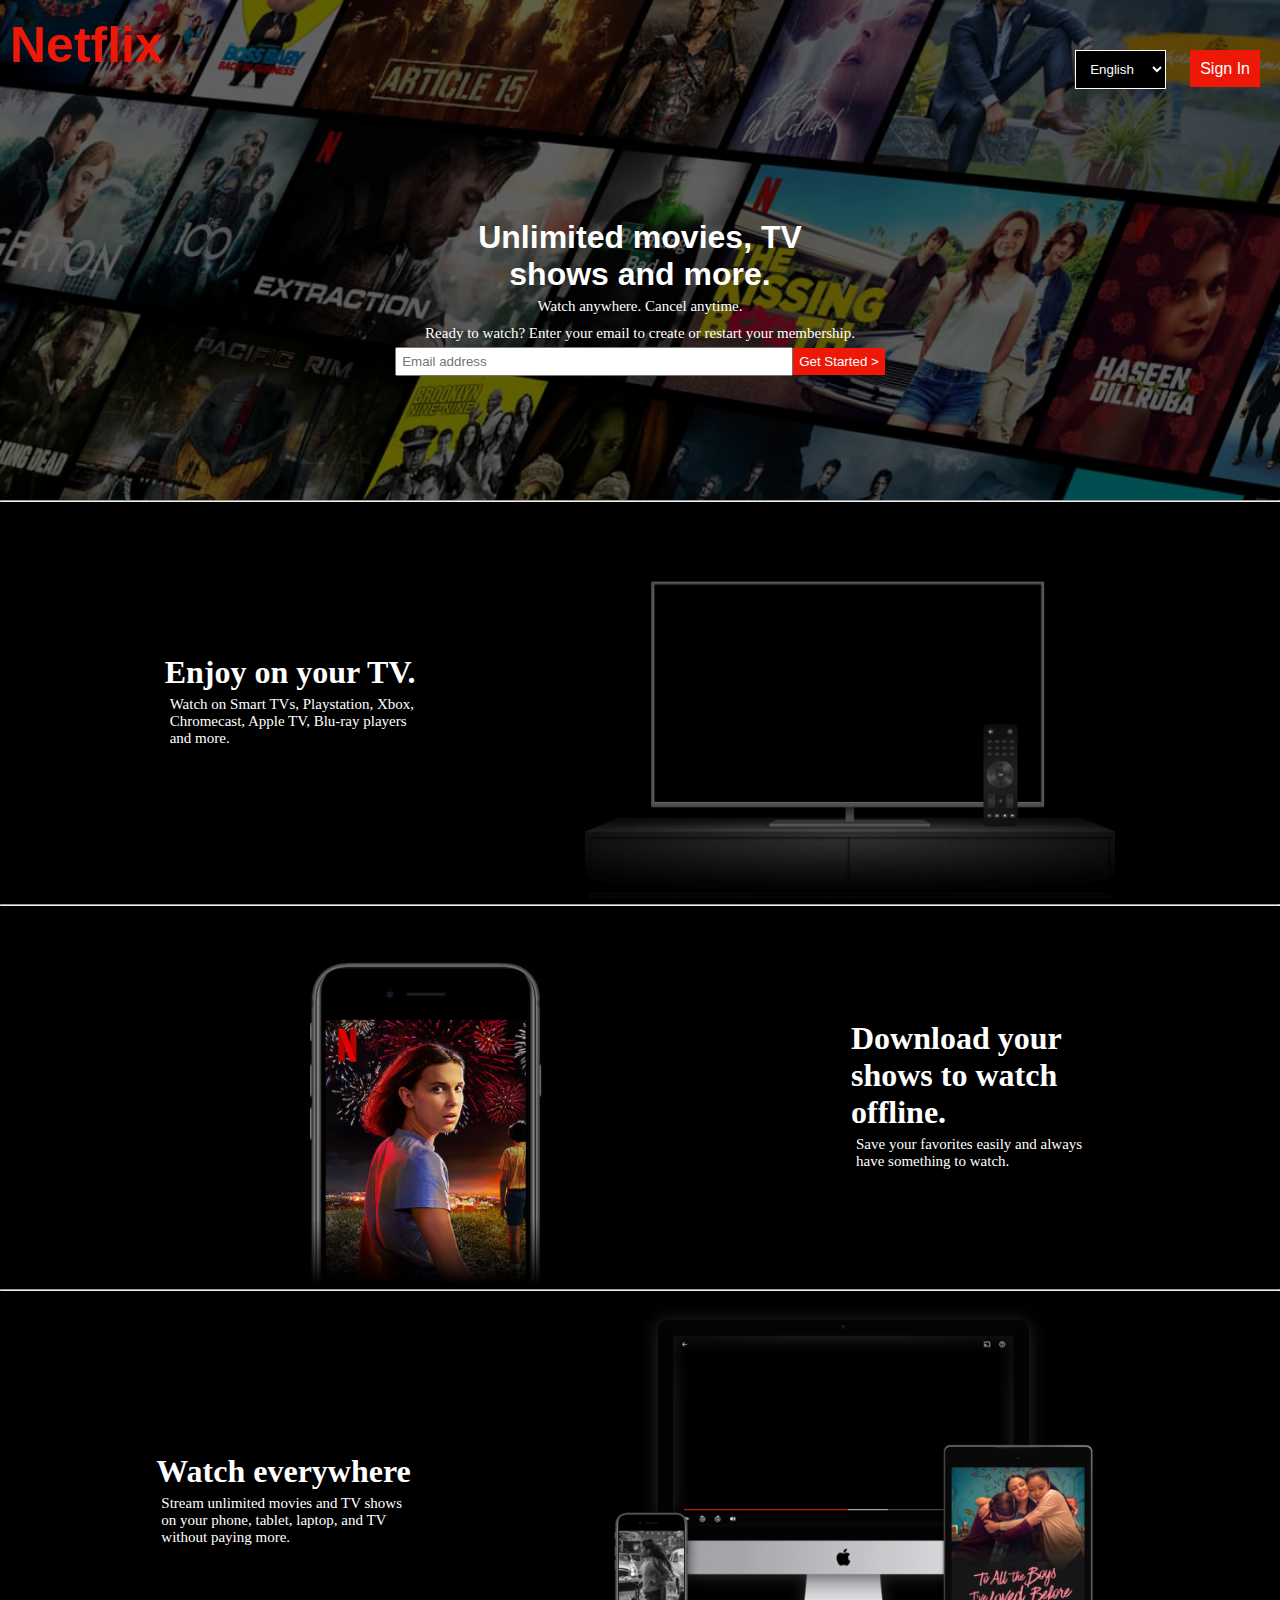
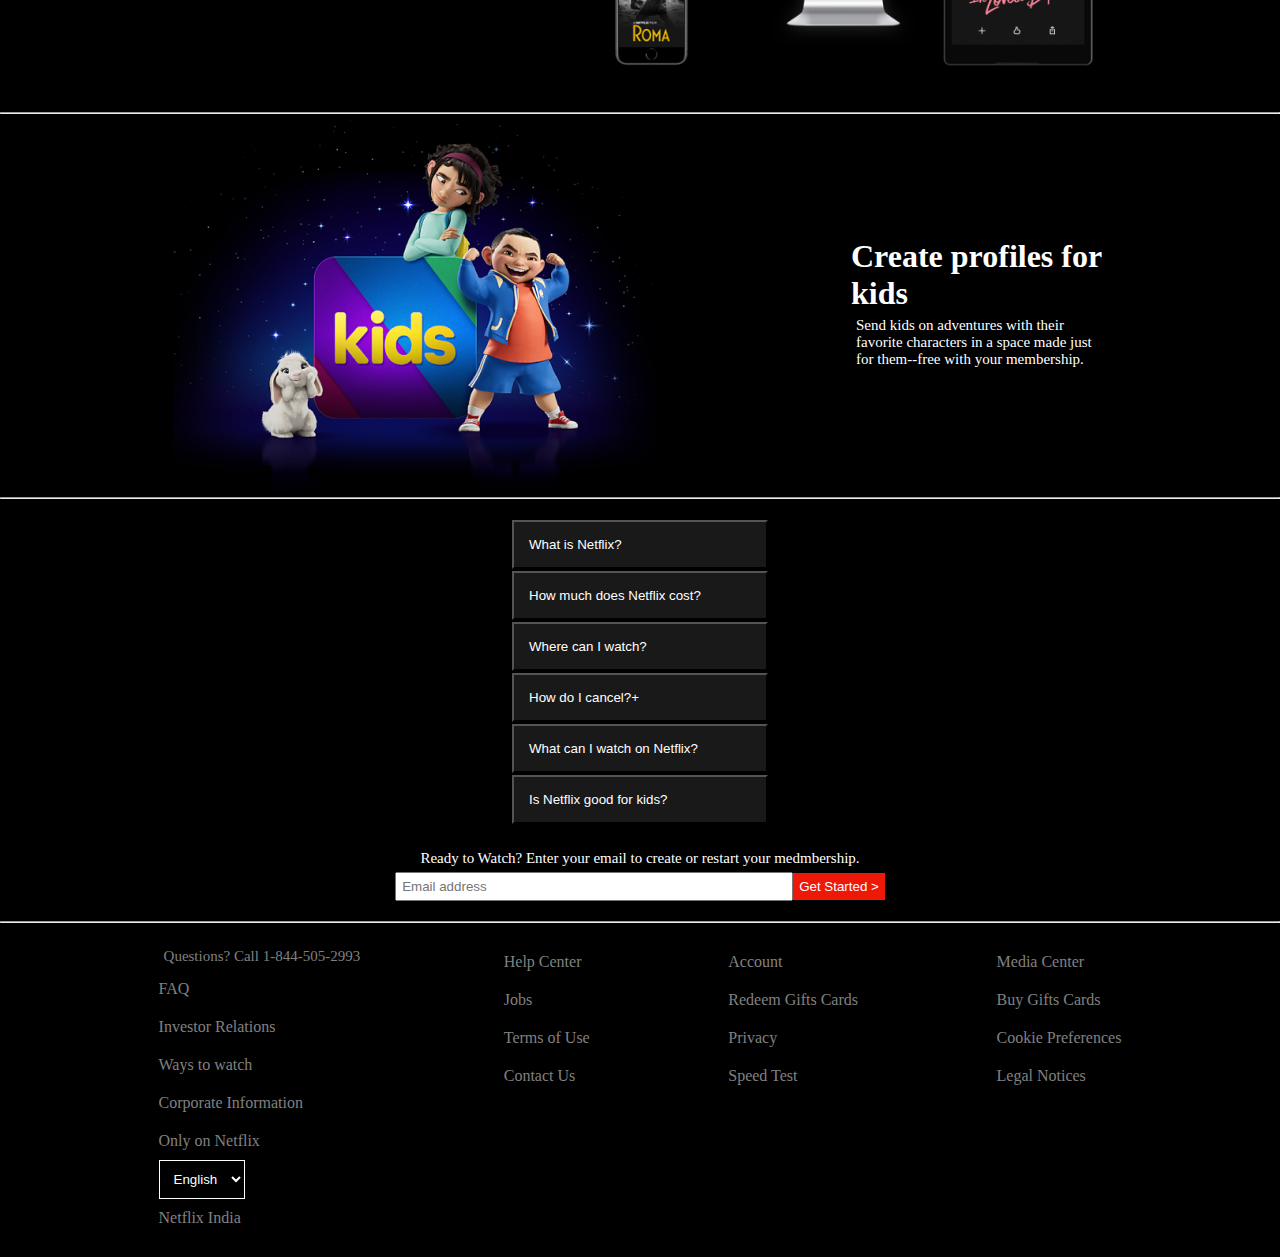
<file: index.html>
<!DOCTYPE html>
<html lang="en">
<head>

    <!--Meta data-->
    <meta charset="UTF-8">
    <meta http-equiv="X-UA-Compatible" content="IE=edge">
    <meta name="viewport" content="width=device-width, initial-scale=1.0">
    
    <link rel="stylesheet" href="style.css">
    <!--Title-->
    <title>Netflix clone UI</title>

</head>

<body>
    
    <!--Main container-->
    <div class="container">

        <div class="container-item1">

            <!--Navigation Bar-->
            <div class="item-value">
                <h1 class="special">Netflix</h1>
                    <div class="nav-bar">
                        <span id="hamburger" onClick="myFunction()">&#9776;</span>
                        
                        <ul id="menu">
                            <li> <select name="" id=""> 
                                <option value="">English</option>
                                <option value="">Hindi</option>
                                <option value="">Spanish</option>
                                <option value="">Swahili</option>
                                </select>
                            </li>
                            <li><a href="signInPage/signIn.html">Sign In</a></li>
                            
                        </ul>
                    </div>
            </div>
          



            <!--Text-->
            <div class="item">
                <h1>Unlimited movies, TV <br> shows and more.</h1>
                <p>Watch anywhere. Cancel anytime.</p>
                <p>Ready to watch? Enter your email to 
                    create or restart your membership.
                </p>

                <input type="email" placeholder="Email address" name="" id=""><button class="btn">Get Started > </button>

            </div>
        </div>

        <hr>



        <!--container-item2-->

        <div class="container-item2">
            <div class="text">
                <h1>Enjoy on your TV.</h1>
                <p>Watch on Smart TVs, Playstation, Xbox, Chromecast,
                    Apple TV, Blu-ray players and more.
                </p>
            </div>

            <div class="image">
                <img src="images/img2.png" alt="">
            </div>

        </div>

        <hr>



        <!--container-item3-->

        <div class="container-item2">
            <div class="image">
                <img src="images/img3.png" alt="">
            </div>

            <div class="text">
                <h1>Download your shows to watch offline.</h1>
                <p>Save your favorites easily and always have 
                    something to watch.
                </p>
            </div>
        </div>
    
        <hr>



        <!--container-item4-->

        <div class="container-item2">
            <div class="text">
                <h1>Watch everywhere</h1>
                <p>Stream unlimited movies and TV shows on your phone,
                    tablet, laptop, and TV without paying more.
                </p>
            </div>


            <div class="image">
                <img src="images/img4.png" alt="">
            </div>
        </div>


        <hr>



        <!--container-item5-->

        <div class="container-item2">
            <div class="image">
                <img src="images/img5.png" alt="">
            </div>


            <div class="text">
                <h1>Create profiles for kids</h1>
                <p>Send kids on adventures with their favorite characters
                    in a space made just for them--free with your membership.
                </p>
            </div>


        </div>

        <hr>



        <!--container-item-->

        <div class="container-item">
            <div class="buttons">
                <button class="faq">What is Netflix?</button> <br>
                <button class="faq">How much does Netflix cost?</button><br>
                <button class="faq">Where can I watch?</button><br>
                <button class="faq">How do I cancel?<span>+</span></button><br>
                <button class="faq">What can I watch on Netflix?</button><br>
                <button class="faq">Is Netflix good for kids?</button><br>
            </div>

            <p class="text-color">Ready to Watch? Enter your email to create or restart
                your medmbership.
            </p>
          
            <input type="email" placeholder="Email address" name="" id=""><button class="btn">Get Started > </button>
            
        </div>

        <hr>



        <!--footer-->
        <div class="footer">
            <div class="footer-items">
                <p> Questions? Call 1-844-505-2993</p>
                <ul>
                    <li>FAQ</li>
                    <li>Investor Relations</li>
                    <li>Ways to watch</li>
                    <li>Corporate Information</li>
                    <li>Only on Netflix</li>

                    
                    <select name="text" id="">
                        <option value="">English</option>
                    </select>

                    <li>Netflix India</li>
                   
                </ul>
            </div>


            <div class="footer-items">
                <ul>
                    <li>Help Center</li>
                    <li>Jobs</li>
                    <li>Terms of Use</li>
                    <li>Contact Us</li>
                </ul>
            </div>

            <div class="remove">

                <div class="footer-items">
                    <ul>
                        <li>Account</li>
                        <li>Redeem Gifts Cards</li>
                        <li>Privacy</li>
                        <li>Speed Test</li>
                    </ul>
                </div>

            </div>

            <div class="remove">

                <div class="footer-items">
                    <ul>
                        <li>Media Center</li>
                        <li>Buy Gifts Cards</li>
                        <li>Cookie Preferences</li>
                        <li>Legal Notices</li>
                    </ul>
                </div>
            </div>





        </div>


    </div>





    <script>
        function myFunction(){
        var x = document.getElementById('menu');

        if (x.style.display == 'block')
        {
            x.style.display = 'none';
        }
        else {
            x.style.display = 'block';
        }
    }
        
    </script>
</body>
</html>
</file>
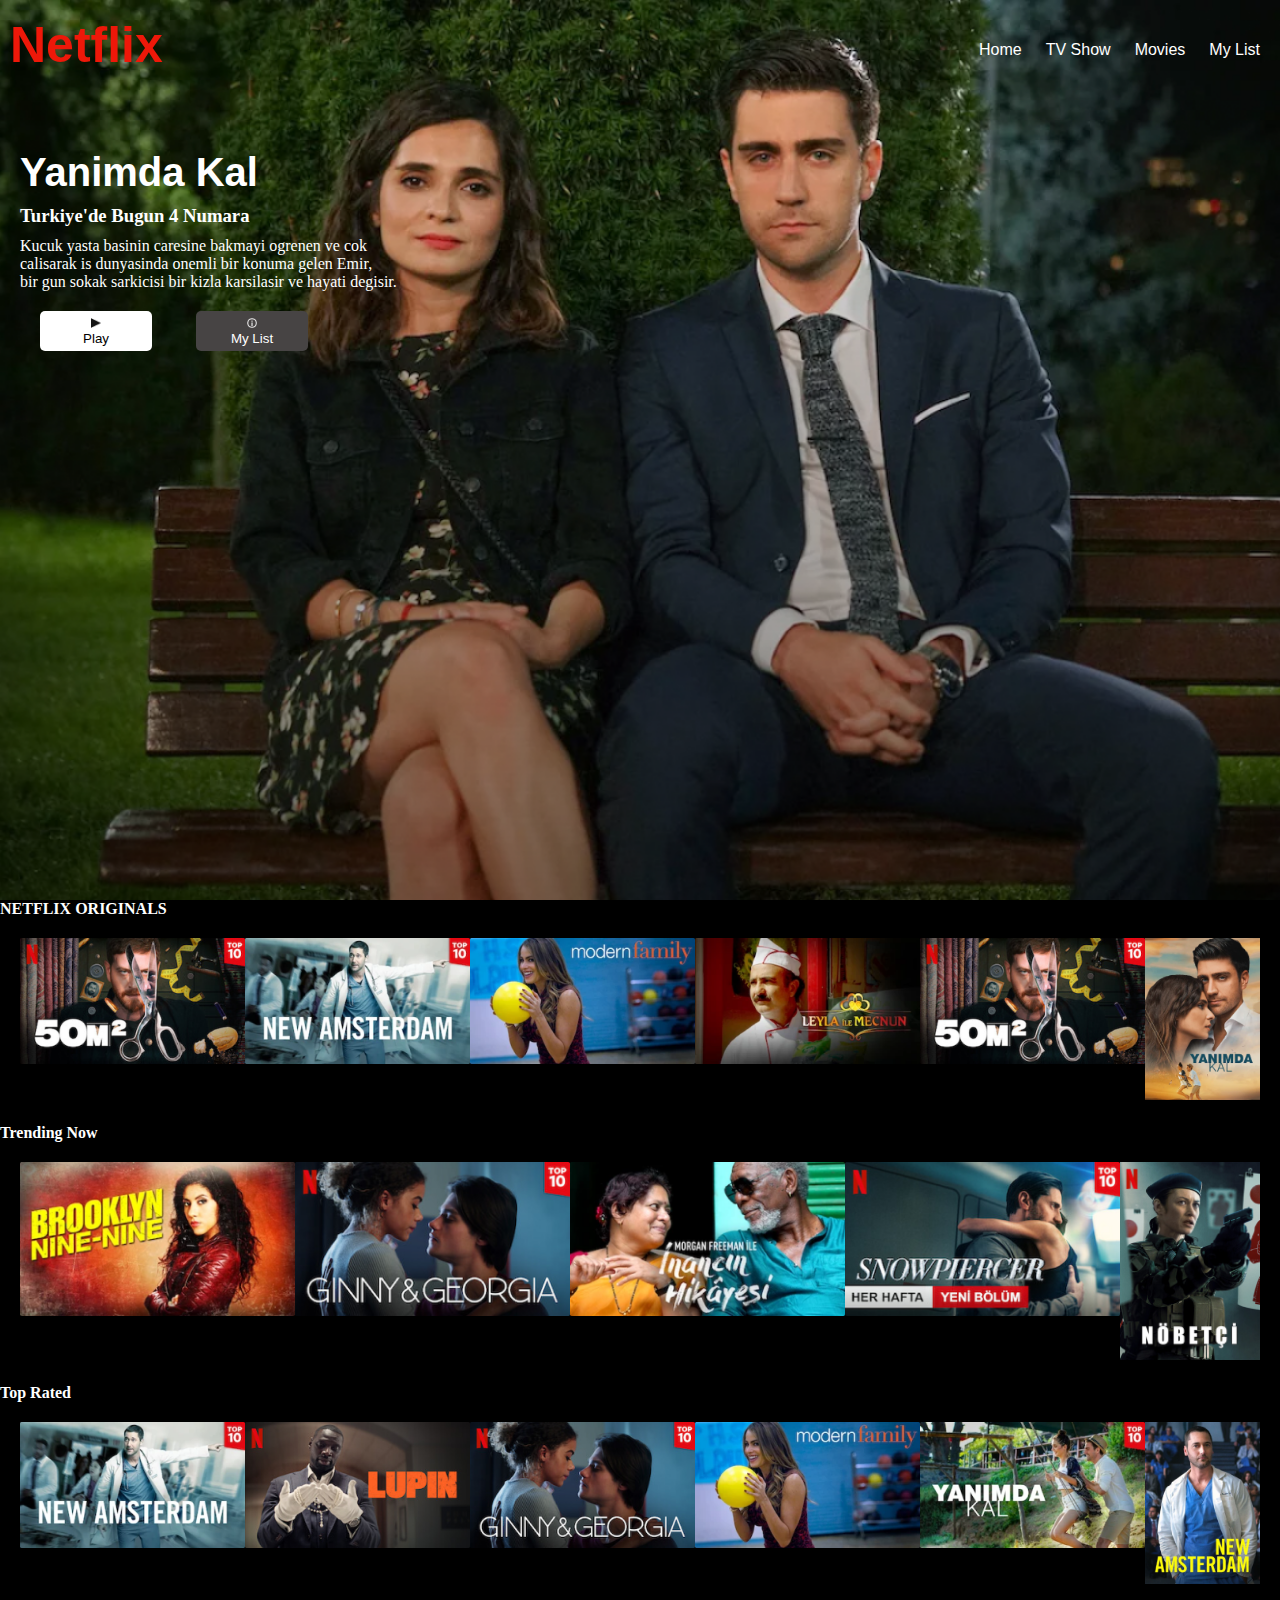
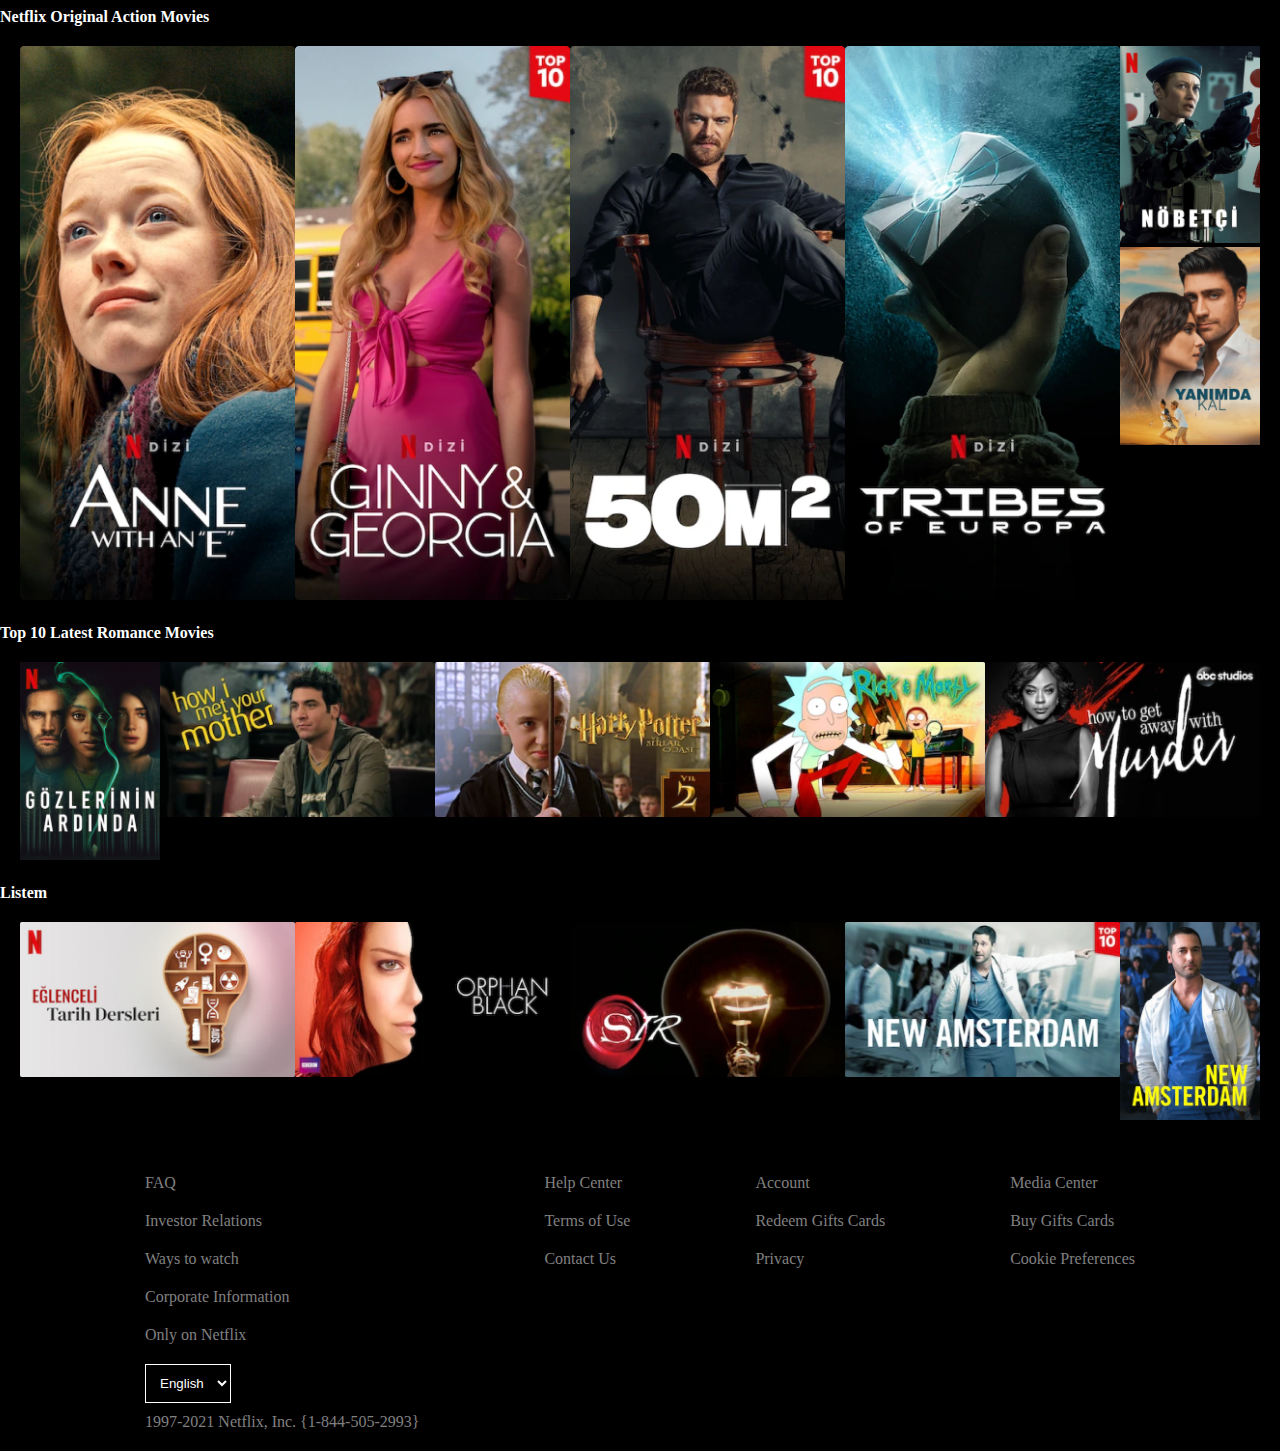
<file: homePage/home.html>
<!DOCTYPE html>
<html lang="en">
<head>
     <!--Meta Data-->
    <meta charset="UTF-8">
    <meta http-equiv="X-UA-Compatible" content="IE=edge">
    <meta name="viewport" content="width=device-width, initial-scale=1.0">
    
    <!--CSS link-->
    <link rel="stylesheet" href="home.css">

    <!--Title-->
    <title>Home Page</title>
</head>
<body>


    <!--container-item1-->

    <div class="container">
        <div class="container-item1">
            <div class="item-value">
                <h1 class="special">Netflix</h1>

                <div class="nav-bar">
                    <span id="hamburger" onClick="myFunction()">&#9776;</span>
                    
                    <ul id="menu">
                        <li> <a href="">Home</a></li>
                        <li> <a href="">TV Show</a></li>
                        <li> <a href="">Movies</a></li>
                        <li> <a href="">My List</a></li>
                    </ul>
                
                </div>
            </div>




            <div class="text">
                <h2>Yanimda <span>Kal</span></h2>
                <h3>Turkiye'de Bugun 4 Numara</h3>
                <p>Kucuk yasta basinin caresine bakmayi ogrenen ve cok <br>
                    calisarak is dunyasinda onemli bir konuma gelen Emir,<br>
                    bir gun sokak sarkicisi bir kizla karsilasir ve hayati degisir. <br>
                </p>

                <button class="play"> <a href=""> <img src="images/vectorplay.png" width="10px" height="10px" alt="">Play</a> </button>
                <button class="pause"> <a href=""> <img src="images/Vector (2).png" width="10px" height="10px" alt="">My List</a> </button>
            </div>
    
        </div>






        
        <!--container-item2-->

        <div class="container-item2">  
            <h4>NETFLIX ORIGINALS</h4> 
            <div class="image-container">
                <div class="image-item">
                    <img src="images/MoviePoster4.png" alt="">
                </div>


                <div class="image-item">
                    <img src="images/MoviePoster1.png" alt="">
                </div>

                <div class="image-item">
                    <img src="images/MoviePoster2.png" alt="">
                </div>

                <div class="image-item">
                    <img src="images/MoviePoster3.png" alt="">
                </div>

                <div class="image-item">
                    <img src="images/MoviePoster4.png" alt="">
                </div>

                <div class="image-item">
                    <img src="images/MoviePoster5.png" alt="">
                </div>

            </div>
        </div>  

      


        <!--container-item2-->

        <div class="container-item2">  
            <h4>Trending Now</h4> 
            <div class="image-container">
                <div class="image-item">
                    <img src="images/MoviePoster6.png" alt="">
                </div>

                <div class="image-item">
                    <img src="images/MoviePoster7.png" alt="">
                </div>

                <div class="image-item">
                    <img src="images/MoviePoster8.png" alt="">
                </div>

                <div class="image-item">
                    <img src="images/MoviePoster9.png" alt="">
                </div>

                <div class="image-item">
                    <img src="images/MoviePoster10.png" alt="">
                </div>

            </div>
        </div>  



        <!--container-item2-->

        <div class="container-item2">  
            <h4>Top Rated</h4> 
            <div class="image-container">
                <div class="image-item">
                    <img src="images/MoviePoster1.png" alt="">
                </div>

                <div class="image-item">
                    <img src="images/MoviePoster12.png" alt="">
                </div>

                <div class="image-item">
                    <img src="images/MoviePoster7.png" alt="">
                </div>


                <div class="image-item">
                    <img src="images/MoviePoster2.png" alt="">
                </div>

                <div class="image-item">
                    <img src="images/MoviePoster14.png" alt="">
                </div>

                <div class="image-item">
                    <img src="images/MoviePoster15.png" alt="">
                </div>

            </div>
        </div>  




        <!--container-item2-->

        <div class="container-item2">  
            <h4>Netflix Original Action Movies</h4> 
            <div class="image-container">
                <div class="image-item">
                    <img src="images/MoviePoster16.png" alt="">
                </div>

                <div class="image-item">
                    <img src="images/MoviePoster17.png" alt="">
                </div>

                <div class="image-item">
                    <img src="images/MoviePoster18.png" alt="">
                </div>

                <div class="image-item">
                    <img src="images/MoviePoster19.png" alt="">
                </div>

                <div class="image-item">
                    <img src="images/MoviePoster10.png" alt="">
                    <br>
                    <img src="images/MoviePoster5.png" alt="">
                </div>

            </div>
        </div>  




         <!--container-item2-->

        <div class="container-item2">  
            <h4>Top 10 Latest Romance Movies</h4> 
            <div class="image-container">
                <div class="image-item">
                    <img src="images/MoviePoster20.png" alt="">
                </div>

                <div class="image-item">
                    <img src="images/MoviePoster21.png" alt="">
                </div>

                <div class="image-item">
                    <img src="images/MoviePoster22.png" alt="">
                </div>

                <div class="image-item">
                    <img src="images/MoviePoster23.png" alt="">
                </div>

                <div class="image-item">
                    <img src="images/MoviePoster24.png" alt="">
                </div>

            </div>
        </div>  






        <!--container-item2-->

        <div class="container-item2">  
            <h4>Listem</h4> 
            <div class="image-container">
                <div class="image-item">
                    <img src="images/MoviePoster26.png" alt="">
                </div>

                <div class="image-item">
                    <img src="images/MoviePoster27.png" alt="">
                </div>

                <div class="image-item">
                    <img src="images/MoviePoster28.png" alt="">
                </div>

                <div class="image-item">
                    <img src="images/MoviePoster29.png" alt="">
                </div>

                <div class="image-item">
                    <img src="images/MoviePoster15.png" alt="">
                </div>

            </div>
        </div>  








         <!--footer-->
         <div class="footer">
            <div class="footer-items">
               
                <ul>
                    <li>FAQ</li>
                    <li>Investor Relations</li>
                    <li>Ways to watch</li>
                    <li>Corporate Information</li>
                    <li>Only on Netflix</li>

                    
                    <select name="text" id="">
                        <option value="">English</option>
                    </select>

                    <p> 1997-2021 Netflix, Inc. {1-844-505-2993}</p>
                   
                </ul>
            </div>


            <div class="footer-items">
                <ul>
                    <li>Help Center</li>
                    <li>Terms of Use</li>
                    <li>Contact Us</li>
                </ul>
            </div>

            <div class="remove">

                <div class="footer-items">
                    <ul>
                        <li>Account</li>
                        <li>Redeem Gifts Cards</li>
                        <li>Privacy</li>
                    </ul>
                </div>

            </div>

            <div class="remove">

                <div class="footer-items">
                    <ul>
                        <li>Media Center</li>
                        <li>Buy Gifts Cards</li>
                        <li>Cookie Preferences</li>
                    </ul>
                </div>
            </div>





        </div>















    </div>





    <script>
        function myFunction(){
        var x = document.getElementById('menu');

        if (x.style.display == 'block')
        {
            x.style.display = 'none';
        }
        else {
            x.style.display = 'block';
        }
    }
        
    </script>
</body>
</html>
</file>
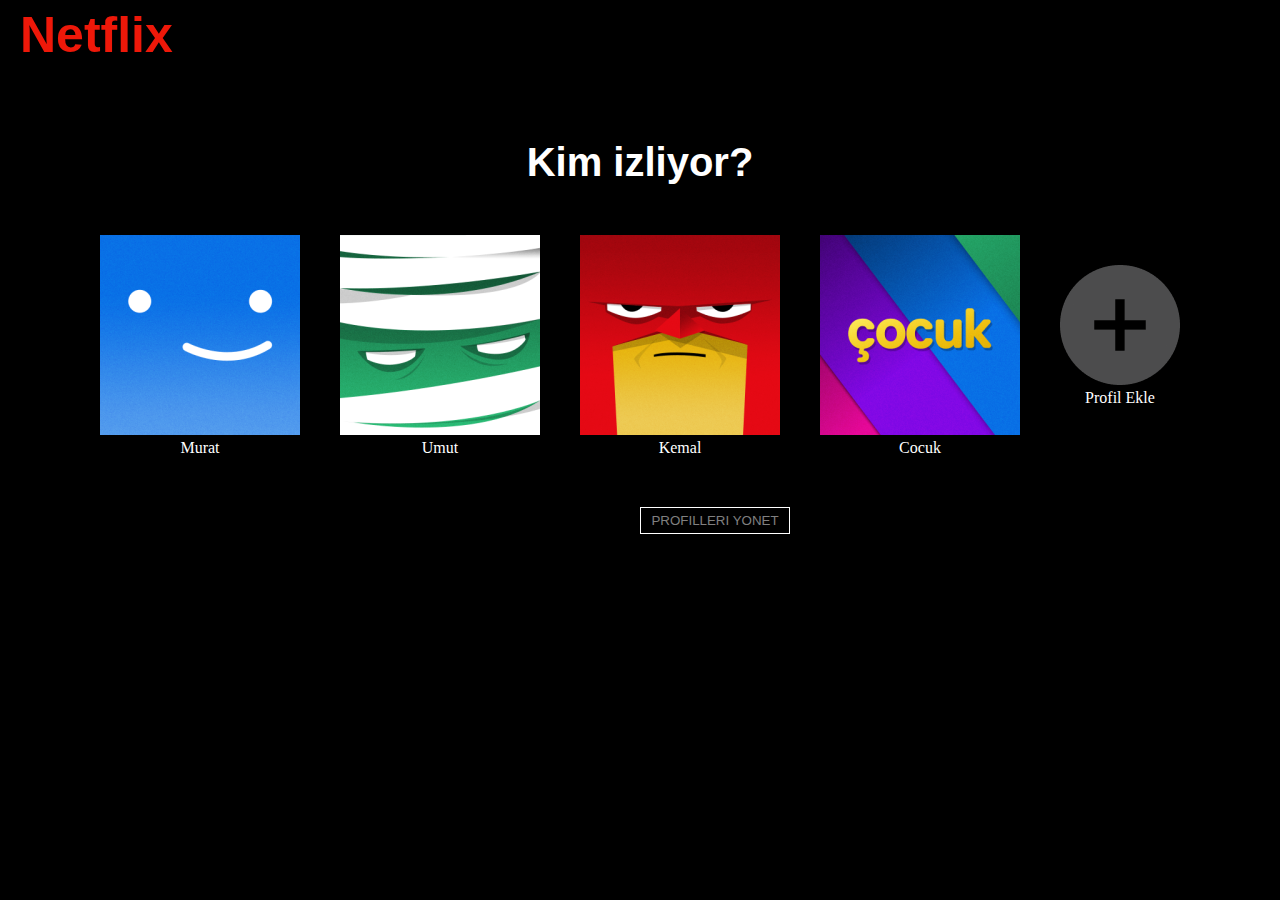
<file: profilePage/profile.html>
<!DOCTYPE html>
<html lang="en">
<head>

    <!--Meta data-->
    <meta charset="UTF-8">
    <meta http-equiv="X-UA-Compatible" content="IE=edge">
    <meta name="viewport" content="width=device-width, initial-scale=1.0">

    <!--CSS link-->
    <link rel="stylesheet" href="profile.css">

    <!--Title-->
    <title>Document</title>
</head>
<body>
    
    <div class="container">

        <div class="container-item">
            <h1 class="special">Netflix</h1>
        </div>


        <div class="text">
            <h2>Kim izliyor?</h2>
        </div>


        <div class="image-container">
            <div class="image-item">
                <a href="/homePage/home.html">
                    <img src="./images/ProfilePicture.png" alt="">
                </a>
                <p>Murat</p>
            </div>

            <div class="image-item">
                <a href="/homePage/home.html">
                    <img src="./images/ProfilePicture1.png" alt="">
                </a>
                <p>Umut</p>
            </div>

            <div class="image-item">
                <a href="/homePage/home.html">
                    <img src="./images/ProfilePicture2.png" alt="">
                </a>
                <p>Kemal</p>
            </div>

            <div class="image-item">
                <a href="/homePage/home.html">
                    <img src="./images/ProfilePicture3.png" alt="">
                </a>
                <p>Cocuk</p>
            </div>

            <div class="image-item vector">
                <a href="/homePage/home.html">
                    <img src="./images/Vector.png" alt="">
                </a>
                <p>Profil Ekle</p>
            </div>
        </div>



        <a href="/homePage/home.html">
            <button>PROFILLERI YONET</button>
        </a>




    </div>


</body>
</html>
</file>
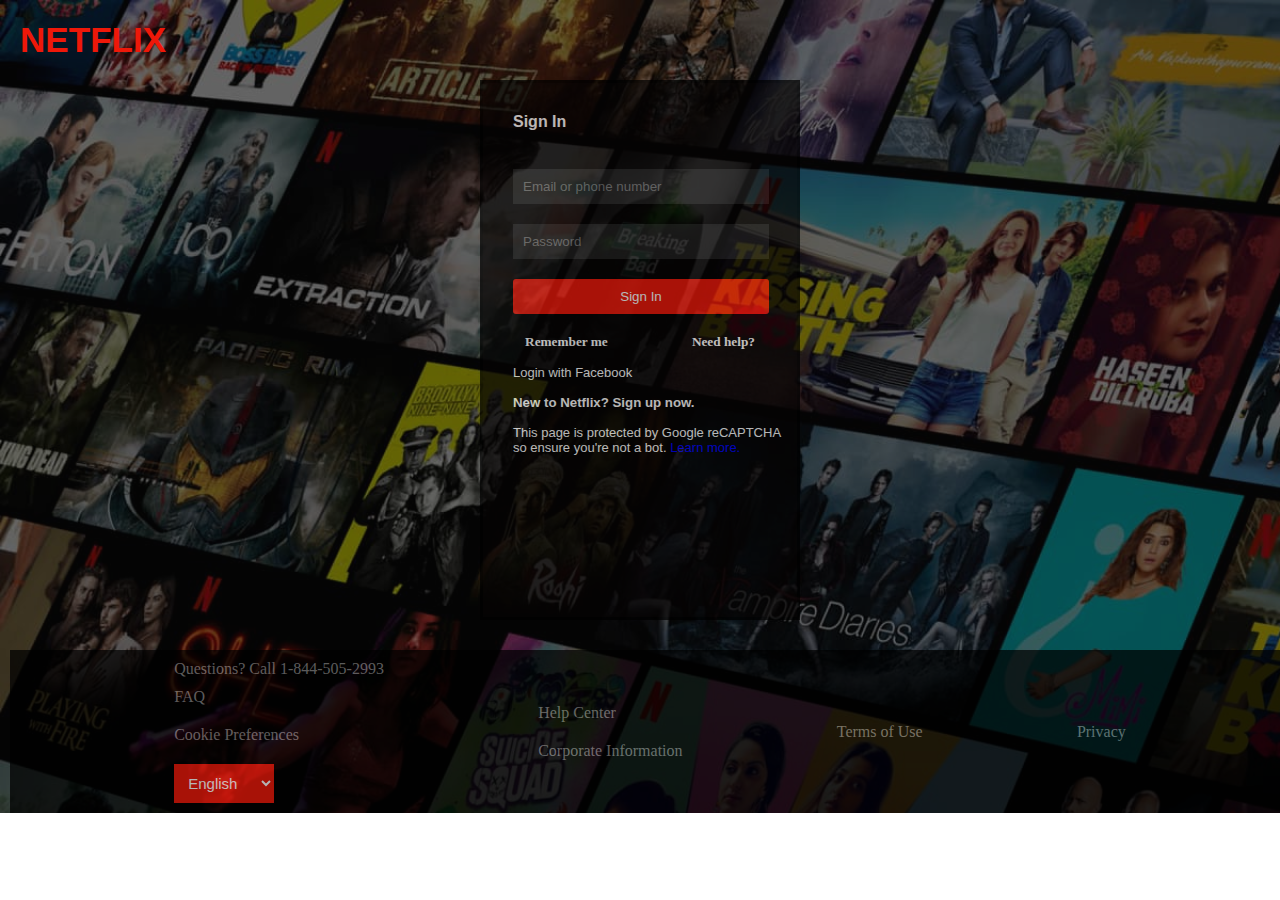
<file: signInPage/signIn.html>
<!DOCTYPE html>
<html lang="en">
<head>
    <!--Meta Data-->
    <meta charset="UTF-8">
    <meta http-equiv="X-UA-Compatible" content="IE=edge">
    <meta name="viewport" content="width=device-width, initial-scale=1.0">
    
    <!--CSS link-->
    <link rel="stylesheet" href="signIn.css">

    <!--Title-->
    <title>Sign In page</title>

</head>
<body>
    <div class="container">
        <div class="navbar"> 
            <h3>Netflix</h3> 
        </div>



        <div class="formlist">
            
            
            <form class="list" action="">
                <p class="signIn">Sign In</p>
                <br>
                <input type="text" name="" placeholder="Email or phone number" id="">
                <br>
                <input type="password" name=""  placeholder="Password" id="">
                <br>
                <button> <a href="/profilePage/profile.html">Sign In</a> </button>
                <br>
                
                <div class="password-help">
                    <h5>Remember me</h5>
                    <h5>Need help?</h5>
                </div>


                <div class="text">
                    <p>Login with Facebook</p>
                    <h5 class="special">New to Netflix? Sign up now.</h5>
                    <p>This page is protected by Google reCAPTCHA so ensure you're not a bot. <span> Learn more.</span></p>
                </div>
            </form>


            
    
        </div>
       

       


        
        <!--footer-->
        <div class="footer">
            <div class="footer-items">
                <p> Questions? Call 1-844-505-2993</p>
                <ul>
                    <li>FAQ</li>
                    <li>Cookie Preferences</li>
                    

                    <select name="text" id="">
                        <option value="">English</option>
                    </select>
                   
                </ul>
            </div>


            <div class="footer-items">
                <ul>
                    <li>Help Center</li>
                    <li>Corporate Information</li>
                </ul>
            </div>


            <div class="footer-items">
                <ul>
                    <li>Terms of Use</li>
                </ul>
            </div>



            <div class="footer-items">
                <ul>
                    <li>Privacy</li>
                </ul>
            </div>

        </div>


    </div>



    
</body>
</html>
</file>
<file: style.css>
/*Global sizing*/
* {
    margin: 0;
    padding: 0;
}
body {
    background-color: black;
}

/*Main container*/
.container-item1 {
    background-image: url('images/img1.png');
    background-color: black;
    height: 500px;
    color: white;
}

.item-value {
    padding-top: 30px;
}

.special {
    color: rgb(238, 24, 9);
    text-align: left;
    margin: 10px 0 0 10px;
    line-height: 10px;
    font-size: 50px;
    font-family: sans-serif;
}

.nav-bar {
    text-align: right;
    line-height: 0;
    display: inline;
    cursor: pointer;
}

#hamburger {
    font-size: 40px;
    color: white;
    display: none;
    cursor: pointer;
  }

#menu li {
    display: inline;
    margin: 0 20px 0 0;
}

select {
    padding: 10px;
    background-color: black;
    color: white;
    border: 1px solid white;
    outline: none;
}

a {
    color: white;
    text-decoration: none;
    font-family: sans-serif;
    padding: 10px;
    background-color: rgb(238, 24, 9);
   
}


/* Containe-item*/

.item {
    text-align: center;
    margin-top: 130px;
}

.item h1 {
    font-family: sans-serif;
}
p {
    padding: 5px;
    font-size: 15px;
    color: white;
}

input {
    padding: 5px;
    width: 30%; 
}

.btn {
    background: rgb(238, 24, 9);
    border: none;
    outline: none;
    padding: 6px;
    color: white;
}


/*Container item2*/

.container-item2 {
    display: flex;
    justify-content: space-evenly;
    align-items: center;
}

.text {
    color: white;
    width: 20%;
}


/*container-item*/
.container-item {
   text-align: center;
   margin: 20px 0;
}
.faq {
    width: 20%;
    margin: 1px;
    background: rgb(26, 25, 25);
    color: white;
    padding: 15px;
    text-align: left;
}

.text-color {
    color: white;
    margin-top: 20px;
}



/*footer*/
.footer {
    display: flex;
    justify-content: space-evenly;
    margin: 20px;
}
.footer p {
    color: gray;
}
.footer-items {
    color: gray;
}
.footer-items li {
    padding: 10px 0;
    list-style: none;
}
.remove {
    display: block;
}




@media (max-width: 600px) {

    #hamburger {
        display: block;
        margin-right: 10px;
    }
     ul li {
        display: block;
        
    }
    ul {
        display: block;
        margin-top: 30px;
    }
    

    /*Main container*/

    .special {
        margin-left: 10px;
    }
    
    .item {
        margin-top: 100px;
    }
    .item h1 {
        font-size: 25px;
    }
    p {
        padding: 10px;
        font-size: 12px;
    }
    
    input {
        padding: 5px;
        width: 50%; 
    }
    
    .btn {
        background: rgb(238, 24, 9);
        border: none;
        outline: none;
        padding: 6px;
        color: white;
    }
    
    
    /*Container item2*/

    .container-item2 {
        display: block;
        margin: 0 auto;
       width: 100%;
    }

    .container-item2 img {
        width: 50px;
        margin-top: 0;
    }

    .text {
        color: white;
       margin: 20px 0;
    }
    .text h1 {
        font-size: 15px;
        font-family: sans-serif;
        margin-left: 10px;
    }
    


    /*container-item*/
    .container-item {
        text-align: center;
        margin: 20px;
    }
    .faq {
        width: 80%;
        margin: 3px;
    }
    
    .text-color {
        color: white;
    }
    

    /*footer*/
    .footer-items p {
        display: none;
    }
    .remove {
            display: none;
    }

} 


@media only screen and (max-width: 1024px){

    
    /*Container item2*/

    .container-item2 {
        width: 100%; 
    }

    .container-item2 img {
        width: 100%;
    }

    .text {
        color: white;
        width: 50%;
        margin-left: 30px;
    }

    .text h1 {
        font-size: 20px;
        font-family: sans-serif;
        margin-left: 7px;
    }
    

    /*container-item*/
    .container-item {
        text-align: center;
        margin: 20px;
    }
    .faq {
        width: 70%;
        margin: 3px;
    }
    
    .text-color {
        color: white;
        margin-top: 20px;
    }
}
</file>
<file: homePage/home.css>
* {
    margin: 0;
    padding: 0;
    box-sizing: border-box;
}

body {
    background-color: black;
}




/*container-item1*/
.container-item1 {
    background-image: url('./images/MoviePoster.png');
    background-size: cover;
    background-position: center center;
    object-fit: contain;
    background-color: black;
    height: 100vh;
    color: white;
}

.item-value {
    padding-top: 30px;
}

.special {
    color: rgb(238, 24, 9);
    text-align: left;
    margin: 10px 0 0 10px;
    line-height: 10px;
    font-size: 50px;
    font-family: sans-serif;
}

.nav-bar {
    text-align: right;
    line-height: 0;
    display: inline;
    cursor: pointer;
}

#hamburger {
    font-size: 40px;
    color: white;
    display: none;
    cursor: pointer;
  }

  #menu li {
    display: inline;
    margin: 0 20px 0 0;
    font-family: sans-serif;
}
a {
    text-decoration: none;
    color: white;
}


.text {
    margin: 100px 0 0 20px;
}

.text h2 {
    font-size: 40px;
    font-family: sans-serif;
    margin-bottom: 10px;
}
.text h3 {
    margin-bottom: 10px;
}

button {
    background-color: white;
    padding: 5px;
    border: none;
    outline: none;
    margin: 20px;
    border-radius: 5px;
    width: 7rem;
}

.play {
    color: black;
    text-align: center;
}
.play a {
    color: black;
}

.play:hover {
    background: rgb(160, 160, 160);
    transition: all 0.2s;
}
.pause {
    background: rgb(71, 68, 68);
    text-align: center; 
}

.pause:hover {
    transition: all 0.2s;
    background-color: black;
}
.pause a {
    color: white;
}




/*container-item2*/
h4 {
    color: white;
}
.image-container {
    display: flex;
    overflow-y: hidden;
    overflow-x: scroll;
    padding: 20px;
}

img {
    width: 100%;
    object-fit: contain;
    transition: transform 450ms;
}

img:hover {
    transform: scale(1.08);
}

img::-webkit-scrollbar {
    display: none;
}

/*footer*/
.footer {
    display: flex;
    justify-content: space-evenly;
    margin: 20px;
}
.footer p {
    color: gray;
}
.footer-items {
    color: gray;
}
.footer-items li {
    padding: 10px 0;
    list-style: none;
}
.remove {
    display: block;
}

select {
    padding: 10px;
    background-color: black;
    color: white;
    border: 1px solid white;
    outline: none;
    margin: 10px 0;
}









@media (max-width: 600px) {

    #hamburger {
        display: block;
        margin-right: 10px;
    }
     ul li {
        display: block;
        
    }
    ul {
        display: block;
        margin-top: 30px;
    }
    
    /*container-item1*/
    .container-item1 {
        width: 100vw;
        height: 500px;
        background-size: cover;
    }

   

    /*container-item2*/
    h4 {
        color: white;
    }
    .icontainer-item2 {
        display: block;
      
    
    }




    
    /*footer*/
    .footer-items p {
        display: none;
    }
    .remove {
            display: none;
    }

}


@media (max-width: 1024px) {






}
</file>
<file: profilePage/profile.css>
* {
    margin: 0;
    padding: 0;
    box-sizing: border-box;
}

body {
    background-color: black;
    height: 100%;
}
.special {
    color: rgb(238, 24, 9);
    text-align: left;
    margin: 30px 0 0 20px;
    line-height: 10px;
    font-size: 50px;
    font-family: sans-serif;
}

.text h2 {
    text-align: center;
    color: white;
    font-family: sans-serif;
    margin-top: 100px;
    font-size: 40px;
}
.image-container {
    display: flex;
   justify-content: center;
   margin: 30px;
}

.image-item {
    margin: 20px;
}

.image-item p {
    color: white;
    text-align: center;
}

.vector {
    margin-top: 50px;
}

button {
    width: 150px;
    border: 1px solid white;
    margin-left: 50%;
    background-color: black;
    color: gray;
    padding: 5px;
}



@media (max-width: 600px) {
    .container {
        width: 100%;
    }
    .special {
        font-size: 30px;
    }

    .text h2 {
        font-size: 30px;
    }

    .image-container {
        display: block;
        margin: 5%;
    }

    button {
        width: 150px;
        border: 1px solid white;
        margin-left: 33%;
    }
}



@media (max-width: 1024px) {
    
    .image-container {
        display: flex;
       flex-wrap: wrap;
       
    }

    button {
        margin-bottom: 20px;
    }
}
</file>
<file: signInPage/signIn.css>
* {
    margin: 0;
    padding: 0;
    box-sizing: border-box;
}

body {
    color: white;
}
.container {
    background-image: url('img1.png');
    background-color: rgb(8, 8, 8);
    height: 100%;
}

.navbar {
    color: rgb(238, 24, 9);
    text-transform: Uppercase;
    padding: 20px;
    font-size: 30px;
    font-family: sans-serif;
}
.formlist {
    display: flex;
    justify-content: center;
    border: 3px solid black;
    width: 25%;
    height: 60vh;
    background-color: rgb(5, 3, 3);
    opacity: 0.7;
    margin: 0 auto;
}

.list .signIn {
    margin: 30px 0 10px 30px;
    font-family: sans-serif;
    font-weight: bold;
}
a {
    color: white;
    text-decoration: none;
}
input {
    margin: 10px 0 10px 30px;
    padding: 10px;
    width: 20vw;
    background: rgb(32, 31, 31);
    outline: none;
    border: none;
    cursor: pointer;
}

button {
    width: 20vw;
    margin: 10px 0 10px 30px;
    background-color: rgb(238, 24, 9);
    color: white;
    font-family: sans-serif;
    border: none;
    outline: none;
    padding: 10px;
    border-radius: 3px;
}

.password-help {
    display: flex;
    justify-content: space-around;
    margin-top: 10px;
}


.text {
    padding: 15px;
    margin-left: 15px;
}

.special {
    margin: 15px 0;
    font-family: sans-serif;
}

.text p {
    font-size: 13px;
    font-family: sans-serif;
}
span {
    color: blue;
}




/*footer*/
.footer {
    display: flex;
    justify-content: space-evenly;
    align-items: center;
    margin: 30px 10px 10px 10px;
    opacity: 0.7;
    background-color: black;
    height: 25.5%;
    width: 100%;
    padding: 10px;
}
.footer p {
    color: gray;
}
.footer-items {
    color: gray; 
}
li {
    list-style: none;
    padding: 10px 0;
}
select {
    background-color:  rgb(238, 24, 9);
    color: white;
    border: none;
    outline: none;
    width: 100px;
    font-size: 15px;
    padding: 10px;
    margin: 10px 0 0 0;
}





@media (max-width: 600px) {
    .container {
        height: 150%;
    }
    .formlist {
        width: 70%;
        height: 60%;
        margin: 0 auto;
    }
    
    .list .signIn {
        margin: 20px 0 5px 30px;
    }
    input {
        margin: 5px 0 5px 30px;
        padding: 10px;
        width: 80%;
    }
    
    button {
        width: 80%;
        margin: 10px 0 10px 30px;
        padding: 10px;
    }


    /*footer*/
    .footer {
        display: block;
        margin: 60px 0 0 0; 
    }
    .footer p {
        color: gray;
    }
    .footer-items {
        color: gray; 
    }
    .footer-items p {
        padding: 15px 0 0 10px;
    }
    li {
        list-style: none;
        padding: 10px 0 0 10px;
    }
    select {
        margin: 10px 0 0 10px;
    }
}





@media (max-width: 1024px) {
    .container {
        height: 100%;
    }
    .formlist {
        width: 70%;
        height: 60%;
        margin: 0 auto;
    }
    
    .list .signIn {
        margin: 20px 0 5px 30px;
    }
    input {
        margin: 5px 0 5px 30px;
        padding: 10px;
        width: 80%;
    }
    
    button {
        width: 80%;
        margin: 10px 0 10px 30px;
        padding: 10px;
    }



}
</file>
